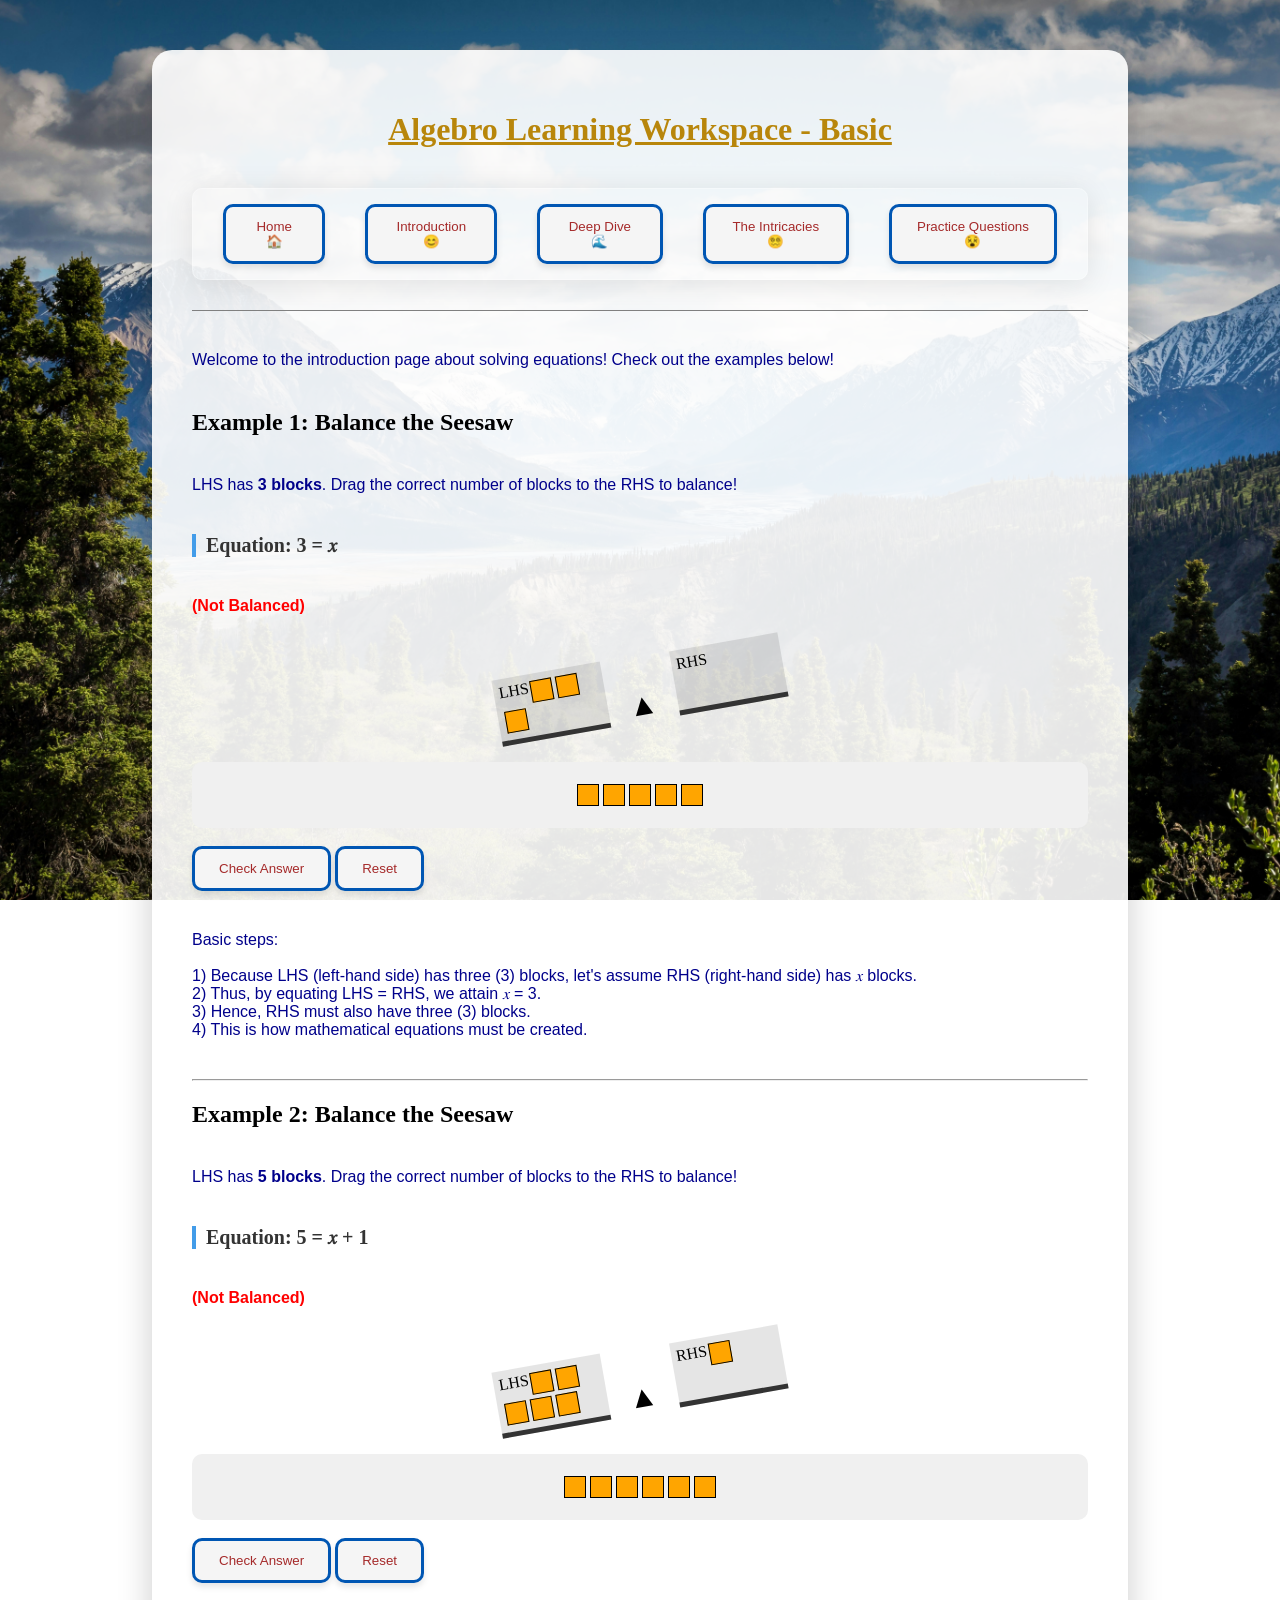
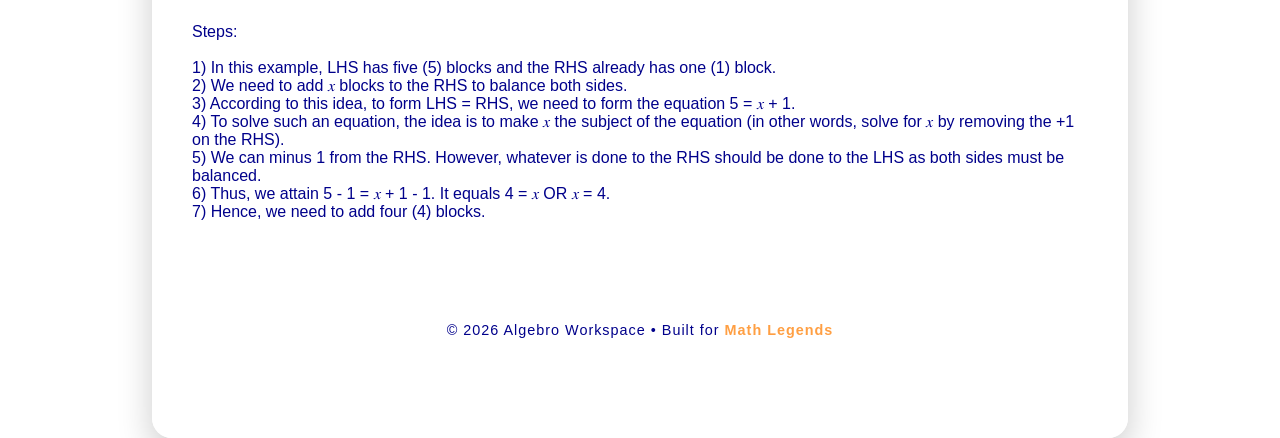
<file: basic.html>
<!DOCTYPE html>

<html>
    <head>
        <title>Algebra Learning Workspace</title>
        <link rel="stylesheet" href="styles.css">
    </head>

    <body>

        <!--My overall rectangle where everything goes-->
        <div class="glass-card">
            <h1>Algebro Learning Workspace - Basic</h1>
            <div class="nav-bar">
                <button class="nav-btn" onclick="showLevel('home')">Home 🏠</button>
                <button class="nav-btn" onclick="showLevel('basic')">Introduction 😊</button>
                <button class="nav-btn" onclick="showLevel('moderate')">Deep Dive 🌊</button>
                <button class="nav-btn" onclick="showLevel('intricate')">The Intricacies 😵‍💫</button>
                <button class="nav-btn active" onclick="showLevel('practice')">Practice Questions 😵</button>
            </div>

            <hr style="border: 0; height: 1px; background: grey; margin: 30px 0;">

            <p>Welcome to the introduction page about solving equations! Check out the examples below!</p>
            
            <!--QUESTION 1 CODE-->
            <div class="app-container"> <!--START-->
                <h2>Example 1: Balance the Seesaw</h2>
                <p>LHS has <b>3 blocks</b>. Drag the correct number of blocks to the RHS to balance!</p>

                <div class="equation-container1">
                    <h3 id="equation1">Equation: 3 = <span id="x-value1">𝑥</span></h3>
                    <p id="status1" style="color: red; font-weight: bold;">(Not Balanced)</p>
                </div>

                <div class="seesaw-area">
                    <div class="side">
                        <span>LHS</span>
                        <div class="block"></div><div class="block"></div><div class="block"></div>
                    </div>
            
                    <div class="pivot">▲</div>
            
                    <div class="side" id="rhs" ondragover="event.preventDefault()" ondrop="dropBlock(event)">
                        <span>RHS</span>
                    </div>
                </div>
            
                <div class="blocks">
                    <div class="block" draggable="true" ondragstart="dragBlock(event)" id="b1"></div>
                    <div class="block" draggable="true" ondragstart="dragBlock(event)" id="b2"></div>
                    <div class="block" draggable="true" ondragstart="dragBlock(event)" id="b3"></div>
                    <div class="block" draggable="true" ondragstart="dragBlock(event)" id="b4"></div>
                    <div class="block" draggable="true" ondragstart="dragBlock(event)" id="b5"></div>
                </div>
                <br>
            
                <button class="btn-submit" onclick="checkAnswer()">Check Answer</button>
                <button class="btn-submit" onclick="resetBlocks()">Reset</button>
            </div> <!--END-->

            <p>Basic steps:<br>
                <br>1) Because LHS (left-hand side) has three (3) blocks, let's assume RHS (right-hand side) has 𝑥 blocks.
                <br>2) Thus, by equating LHS = RHS, we attain 𝑥 = 3. 
                <br>3) Hence, RHS must also have three (3) blocks.
                <br>4) This is how mathematical equations must be created.
            </p>
            <hr>

            <!--QUESTION 2 CODE-->
            <div class="app-container"> <!--START-->
                <h2>Example 2: Balance the Seesaw</h2>
                <p>LHS has <b>5 blocks</b>. Drag the correct number of blocks to the RHS to balance!</p>

                <div class="equation-container">
                    <h3 id="equation2">Equation: 5 = <span id="x-value2">𝑥</span> + 1</h3>
                    <p id="status2" style="color: red; font-weight: bold;">(Not Balanced)</p>
                </div>
            
                <div class="seesaw-area">
                    <div class="side">
                        <span>LHS</span>
                        <div class="block"></div><div class="block"></div><div class="block"></div><div class="block"></div><div class="block"></div>
                    </div>
            
                    <div class="pivot">▲</div>
            
                    <div class="side" id="rhs2" ondragover="event.preventDefault()" ondrop="dropBlock2(event)">
                        <span>RHS</span>
                        <div class="block permanent" draggable="true" ondragstart="dragBlock(event)" id="ab-fixed"></div>
                    </div>
                </div>

                <!--Draggable blocks-->
                <div class="blocks">
                    <div class="block" draggable="true" ondragstart="dragBlock(event)" id="ab1"></div>
                    <div class="block" draggable="true" ondragstart="dragBlock(event)" id="ab2"></div>
                    <div class="block" draggable="true" ondragstart="dragBlock(event)" id="ab3"></div>
                    <div class="block" draggable="true" ondragstart="dragBlock(event)" id="ab4"></div>
                    <div class="block" draggable="true" ondragstart="dragBlock(event)" id="ab5"></div>
                    <div class="block" draggable="true" ondragstart="dragBlock(event)" id="ab6"></div>
                </div>
                <br>
            
                <button class="btn-submit" onclick="checkAnswer2()">Check Answer</button>
                <button class="btn-submit" onclick="resetBlocks2()">Reset</button>

            </div> <!--END-->

            <!--Basic STEPS to teach how the equation is formed-->
            <p>Steps:<br>
                <br>1) In this example, LHS has five (5) blocks and the RHS already has one (1) block.
                <br>2) We need to add 𝑥 blocks to the RHS to balance both sides.
                <br>3) According to this idea, to form LHS = RHS, we need to form the equation 5 = 𝑥 + 1.
                <br>4) To solve such an equation, the idea is to make 𝑥 the subject of the equation (in other words, solve for 𝑥 by removing the +1 on the RHS).
                <br>5) We can minus 1 from the RHS. However, whatever is done to the RHS should be done to the LHS as both sides must be balanced.
                <br>6) Thus, we attain 5 - 1 = 𝑥 + 1 - 1. It equals 4 = 𝑥 OR 𝑥 = 4.
                <br>7) Hence, we need to add four (4) blocks.
            </p>
            <footer>
                <p>© 2026 Algebro Workspace • Built for <b>Math Legends</b></p>
            </footer>
        </div>

        <!--Linking the JavaScript file to the HTML file-->
        <script src="math.js"></script>
    </body>
</html>
</file>
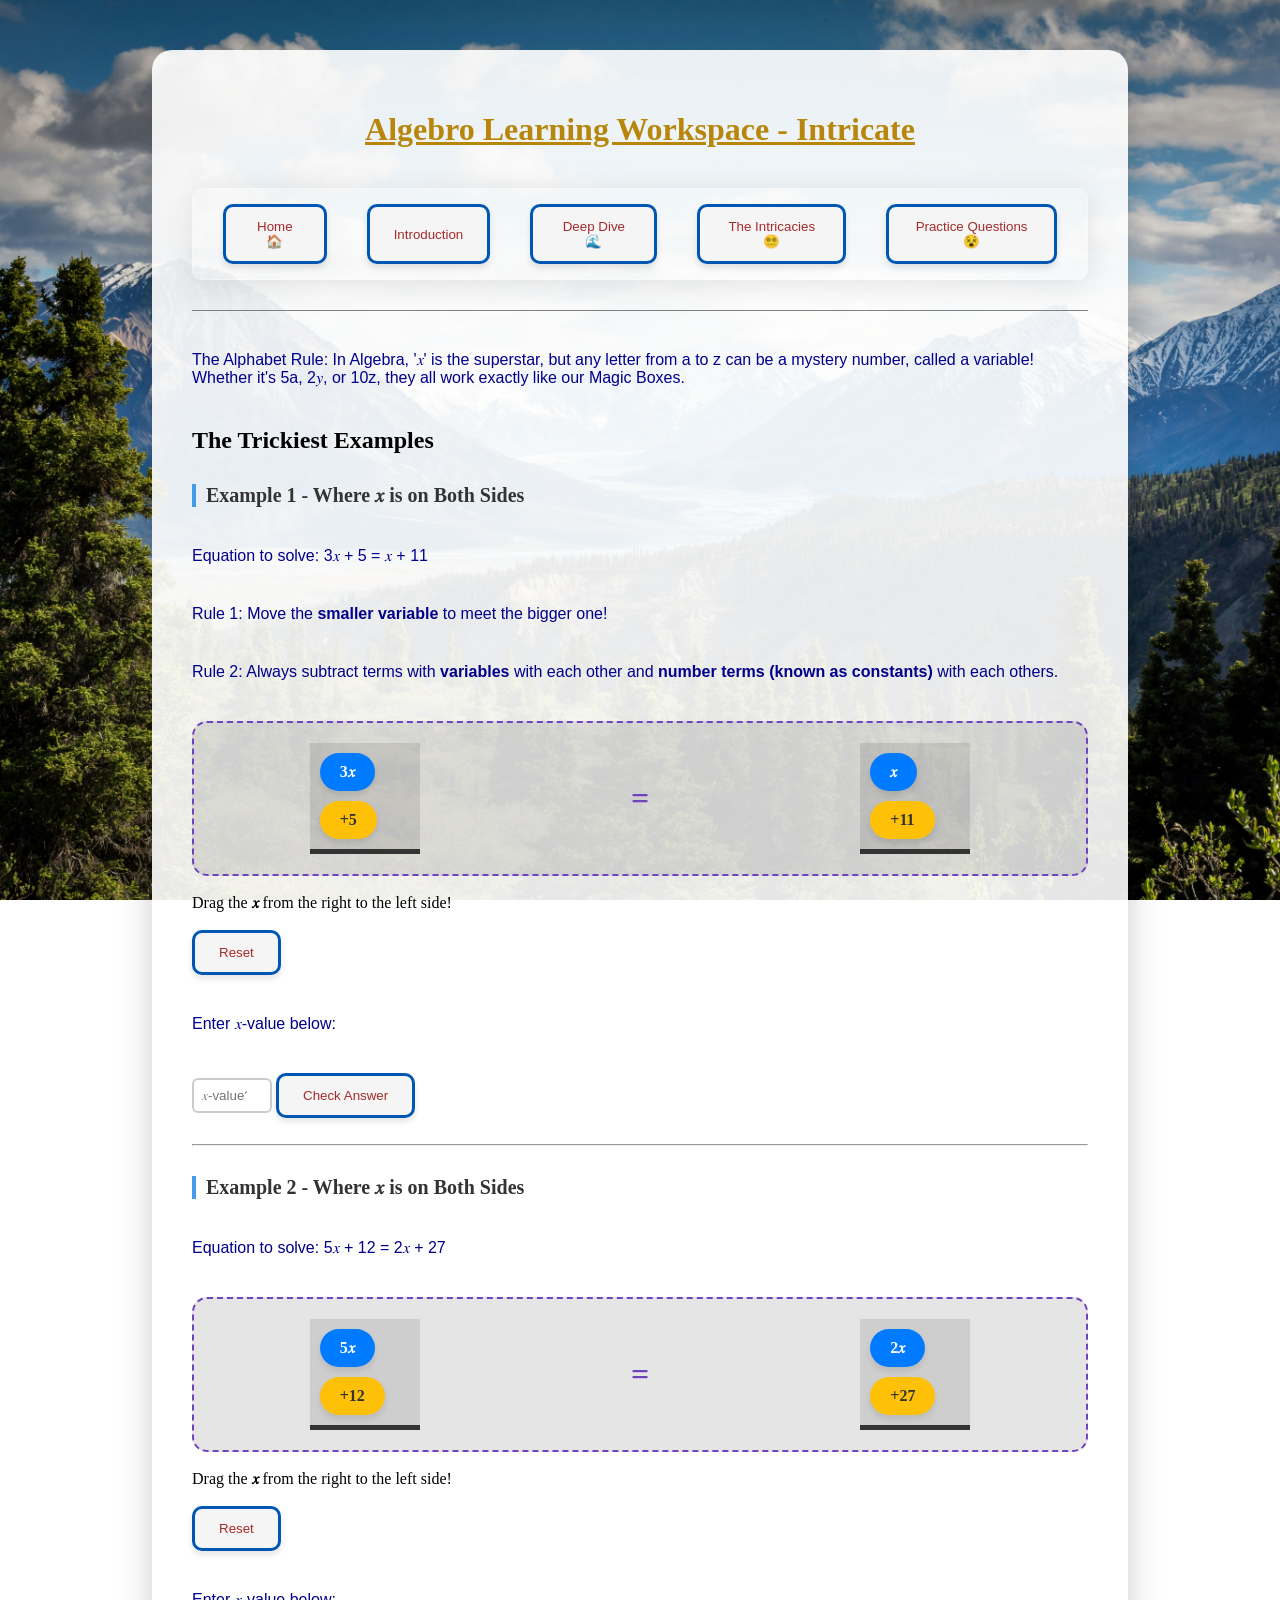
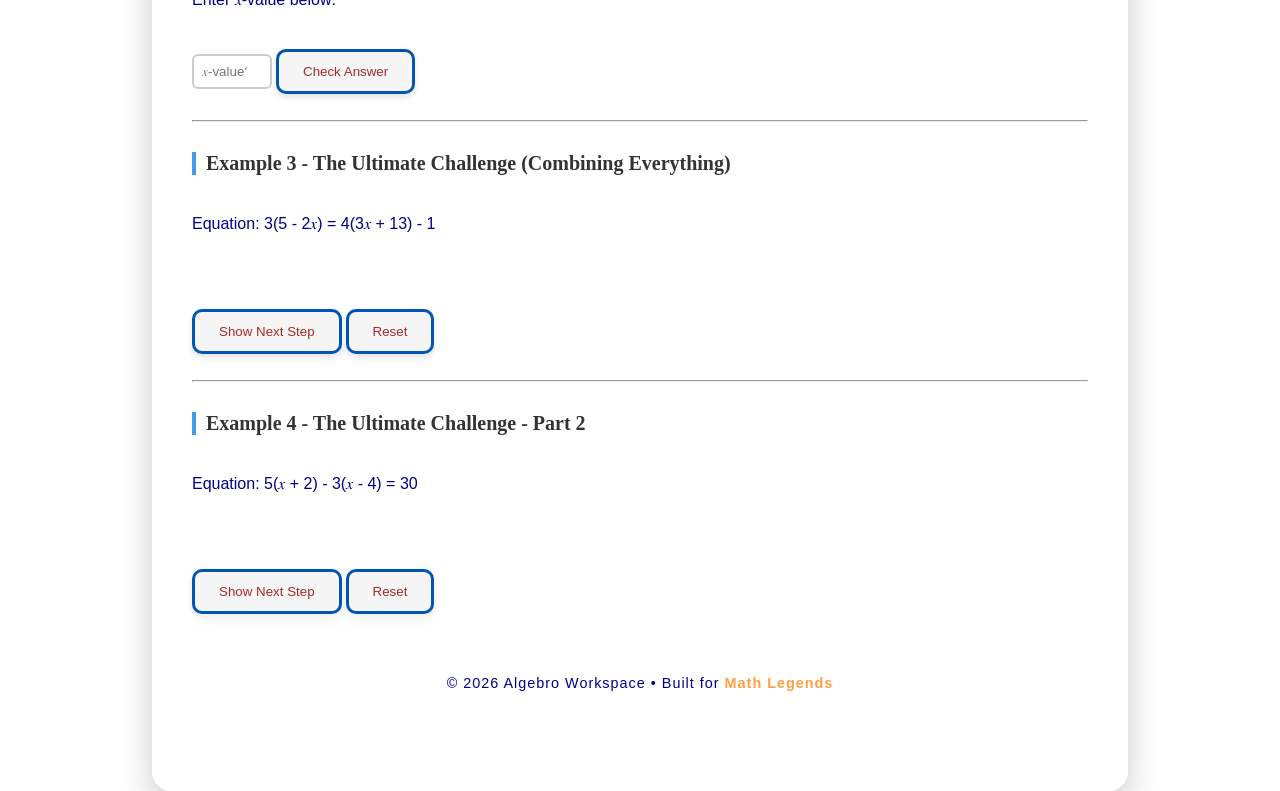
<file: intricate.html>
<!DOCTYPE html>
<html>
    <head>
        <title>Algebra Learning Workspace</title>
        <link rel="stylesheet" href="styles.css">
    </head>

    <body>
        <div class="glass-card">
            <h1>Algebro Learning Workspace - Intricate</h1>
            <div class="nav-bar">
                <button class="nav-btn" onclick="showLevel('home')">Home 🏠</button>
                <button class="nav-btn" onclick="showLevel('basics')">Introduction</button>
                <button class="nav-btn" onclick="showLevel('moderate')">Deep Dive 🌊</button>
                <button class="nav-btn" onclick="showLevel('intricate')">The Intricacies 😵‍💫</button>
                <button class="nav-btn active" onclick="showLevel('practice')">Practice Questions 😵</button>
            </div>
            <!--Styled line for break-->
            <hr style="border: 0; height: 1px; background: grey; margin: 30px 0;">

            <p>The Alphabet Rule: In Algebra, '𝑥' is the superstar, but any letter from a to z can be a mystery number, called a variable! Whether it's 5a, 2𝑦, or 10z, they all work exactly like our Magic Boxes.</p>
            
            <!--CODE for EXAMPLE 1-->
            <h2>The Trickiest Examples</h2>
            <h3>Example 1 - Where 𝑥 is on Both Sides</h3>
            <p>Equation to solve: 3𝑥 + 5 = 𝑥 + 11</p>
            <p>Rule 1: Move the <b>smaller variable</b> to meet the bigger one!</p>
            <p>Rule 2: Always subtract terms with <b>variables</b> with each other and <b>number terms (known as constants)</b> with each others.</p>
        
            <div class="rect"> 
                <div class="side" id="lhs-portal" ondragover="event.preventDefault()" ondrop="mergeTerms(event)">
                    <div class="term-capsule variable" id="big-x">3𝑥</div>
                    <div class="term-capsule constant" draggable="true" ondragstart="drag(event)" id="const-left">+5</div>
                </div>
            
                <div class="equals-portal">=</div>
            
                <div class="side" id="rhs-portal" ondragover="event.preventDefault()" ondrop="moveNumber(event)">
                    <div class="term-capsule variable smaller" draggable="true" ondragstart="drag(event)" id="small-x">𝑥</div>
                    <div class="term-capsule constant" id="const-right">+11</div>
                </div>
            </div> <br>
            <div id="instruction-text">Drag the <b>𝑥</b> from the right to the left side!</div>
            <br>
            <button onclick="location.reload()">Reset</button>
        
            <div class="answer-box"> <p>Enter 𝑥-value below:</p>
                <input type="number" id="x-guess" placeholder="𝑥-value?">
                <button onclick="checkxValue()">Check Answer</button>
            </div> 
            <br><hr> 

            <!--CODE for EXAMPLE 2-->
            <h3>Example 2 - Where 𝑥 is on Both Sides</h3>
            <p>Equation to solve: 5𝑥 + 12 = 2𝑥 + 27</p>
                    
            <div class="rect"> 
                <div class="side" id="lhs-portal2" ondragover="event.preventDefault()" ondrop="mergeTerms2(event)">
                    <div class="term-capsule variable" id="big-x2">5𝑥</div>
                    <div class="term-capsule constant" draggable="true" ondragstart="drag(event)" id="const-left2">+12</div>
                </div>
            
                <div class="equals-portal">=</div>
            
                <div class="side" id="rhs-portal2" ondragover="event.preventDefault()" ondrop="moveNumber2(event)">
                    <div class="term-capsule variable smaller" draggable="true" ondragstart="drag(event)" id="small-x2">2𝑥</div>
                    <div class="term-capsule constant" id="const-right2">+27</div>
                </div>
            </div> <br>
            <div id="instruction-text2">Drag the <b>𝑥</b> from the right to the left side!</div>
            <br>
            <button onclick="location.reload()">Reset</button>
        
            <div class="answer-box"> <p>Enter 𝑥-value below:</p>
                <input type="number" id="x-guess2" placeholder="𝑥-value?">
                <button onclick="checkxValue2()">Check Answer</button>
            </div> 
            <br><hr> 

            <!--CODE for EXAMPLE 3-->
            <h3>Example 3 - The Ultimate Challenge (Combining Everything)</h3>
            <p>Equation: <span class="math-text">3(5 - 2𝑥) = 4(3𝑥 + 13) - 1</span></p>

            <div id="step1" style="display:none;">
                <p><b>Step 1: Expand the Brackets (How to Expand)</b><br><br>
                1. Multiply the outside number by everything inside<br>
                2. The 3 on LHS gets multiplied by 5 and -2𝑥
                <br>3. Same with RHS: 4 gets multiplied by 3𝑥 and 13
                <br><br>
                <b>Equation:</b> 15 - 6𝑥 = 12𝑥 + 52 - 1</p>
            </div>
        
            <div id="step2" style="display:none;">
                <p><b>Step 2: Clean Up</b><br><br>
                Simplify that 52 - 1 on the right:<br><br>
                <b>Equation:</b> 15 - 6𝑥 = 12𝑥 + 51</p>
            </div>
        
            <div id="step3" style="display:none;">
                <p><b>Step 3: Move the 𝑥 terms</b><br><br>
                Add 6𝑥 to both sides to get rid of the negative:<br><br>
                <b>Equation:</b> 15 = 18𝑥 + 51</p>
            </div>
        
            <div id="step4" style="display:none;">
                <p><b>Step 4: Solve for 𝑥</b><br><br>
                Subtract 51 from both sides:<br><br>
                <b>Equation:</b> -36 = 18𝑥<br></p>

                <div class="answer-box"> 
                    <p>Enter 𝑥-value below:</p>
                    <input type="number" id="x-guess4" placeholder="𝑥-value">
                    <button onclick="checkxValue4()">Check Answer</button>
                </div>
            </div>
                
            
            <br><br>
            <button onclick="revealNextStep()">Show Next Step</button>
            <button onclick="location.reload()">Reset</button>

            <br><br><hr>

            <!--CODE for EXAMPLE 4-->
            <h3>Example 4 - The Ultimate Challenge - Part 2</h3>
            <p>Equation: <span class="math-text">5(𝑥 + 2) - 3(𝑥 - 4) = 30</span></p>

            <div id="step1-a" style="display:none;">
                <p><b>Step 1: Expand the Brackets (How to Expand)</b><br><br>
                1. Multiply the outside number by everything inside<br>
                2. The 5 on LHS gets multiplied by 2 and 𝑥
                <br>3. Same with -3: It gets multiplied by 𝑥 and -4
                <br> Remember to be carefulo about the negative sign before the 3
                <br><br>
                <b>Equation:</b> 5𝑥 + 10 - 3𝑥 + 12 = 30</p>
            </div>
        
            <div id="step2-a" style="display:none;">
                <p><b>Step 2: Clean Up</b><br><br>
                Simplify that 5𝑥 - 3𝑥 and 10 + 12 on the left:<br><br>
                <b>Equation:</b> 2𝑥 + 22 = 30</p>
            </div>
        
            <div id="step3-a" style="display:none;">
                <p><b>Step 3: Move the constant term</b><br><br>
                Move 22 to the RHS so it turns into -22<br><br>
                <b>Equation:</b> 2𝑥 = 30 - 22</p>
            </div>
        
            <div id="step4-a" style="display:none;">
                <p><b>Step 4: implify</b><br><br>
                Collect like terms<br><br>
                <b>Equation:</b> 2𝑥 = 8<br></p>
            </div>

            <div id="step5-a" style="display:none;">
                <p><b>Step 5: Solve for 𝑥 </b><br><br>
                Divide through by 2 (to both sides)<br><br>
                <b>Equation:</b> 2𝑥 = 8<br></p>

                <div class="answer-box"> 
                    <p>Enter 𝑥-value below:</p>
                    <input type="number" id="x-guess5" placeholder="𝑥-value">
                    <button onclick="checkxValue5()">Check Answer</button>
                </div>
            </div>
                
            
            <br><br>
            <button onclick="revealNextStepA()">Show Next Step</button>
            <button onclick="location.reload()">Reset</button>

            <footer>
                <p>© 2026 Algebro Workspace • Built for <b>Math Legends</b></p>
            </footer>
        <!--Linking the JavaScript file to the HTML file-->
        </div> <script src="math.js"></script>
    </body>
</html>
</file>
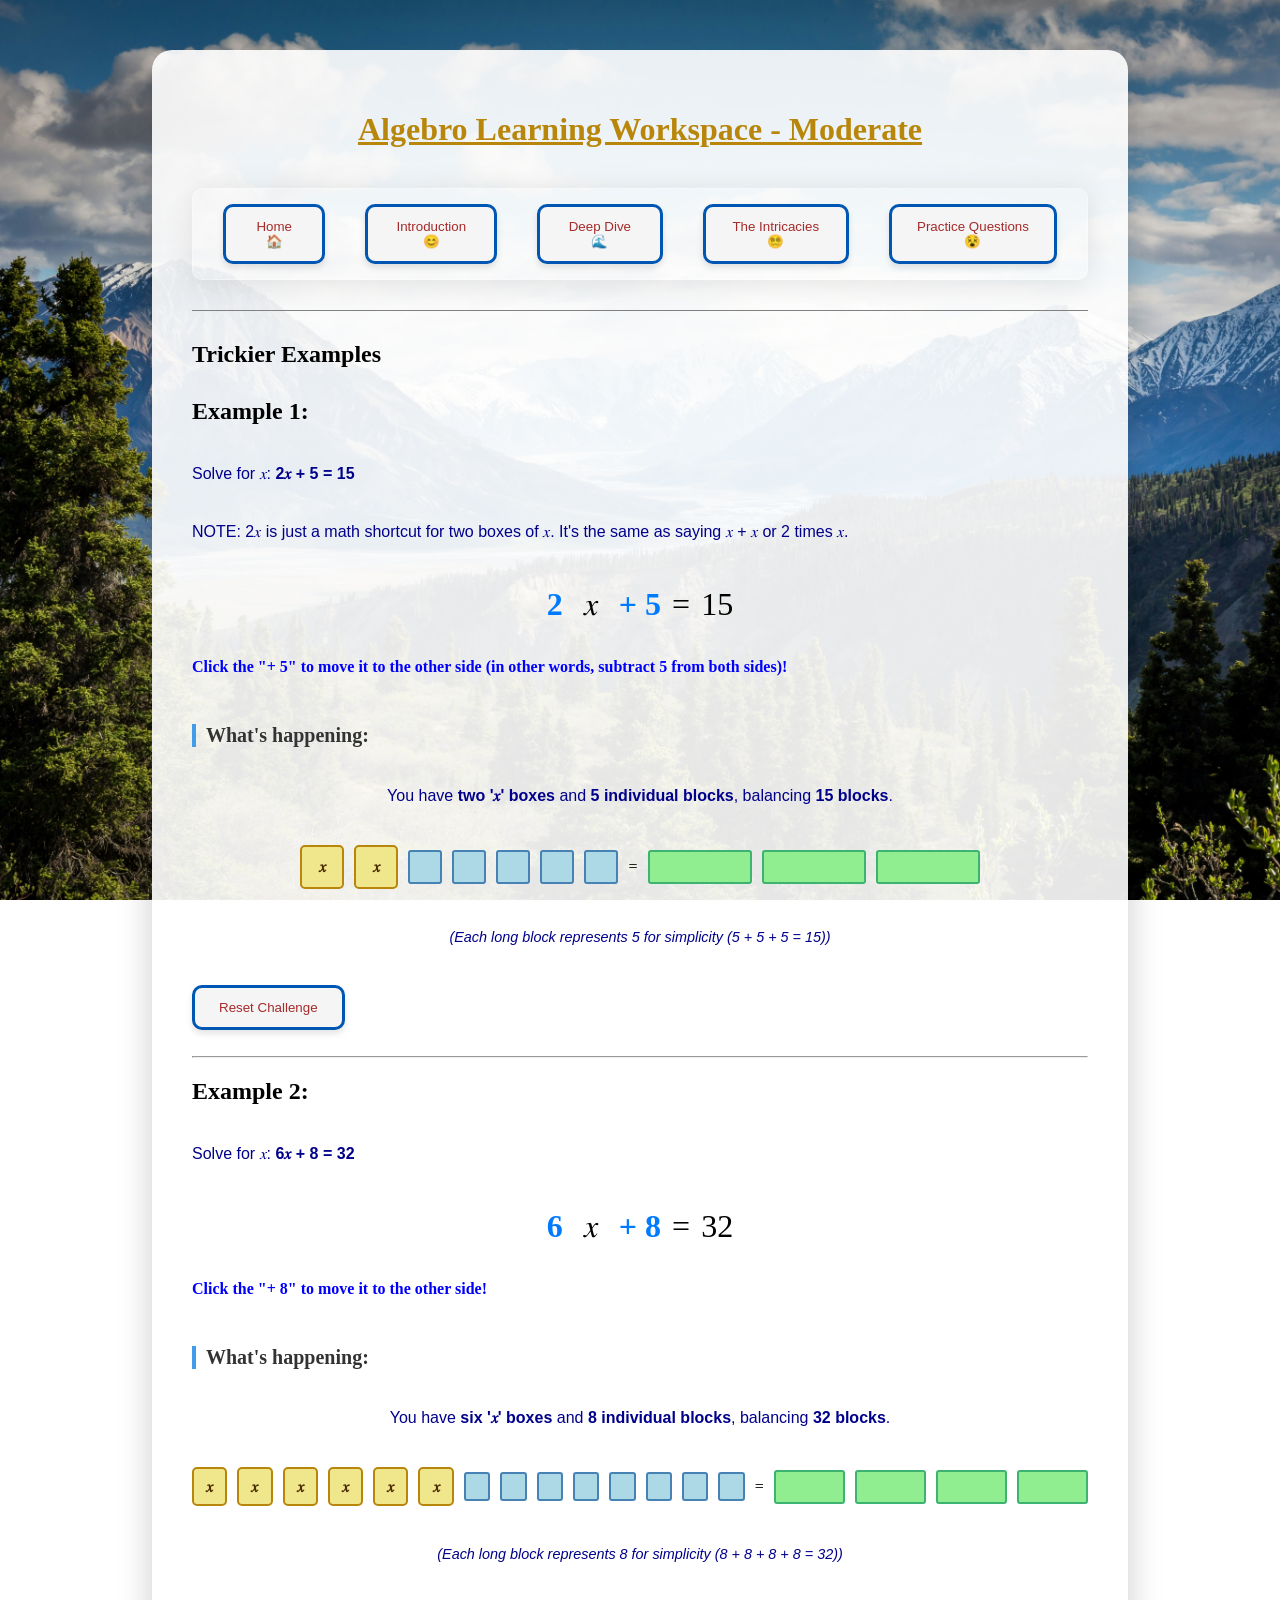
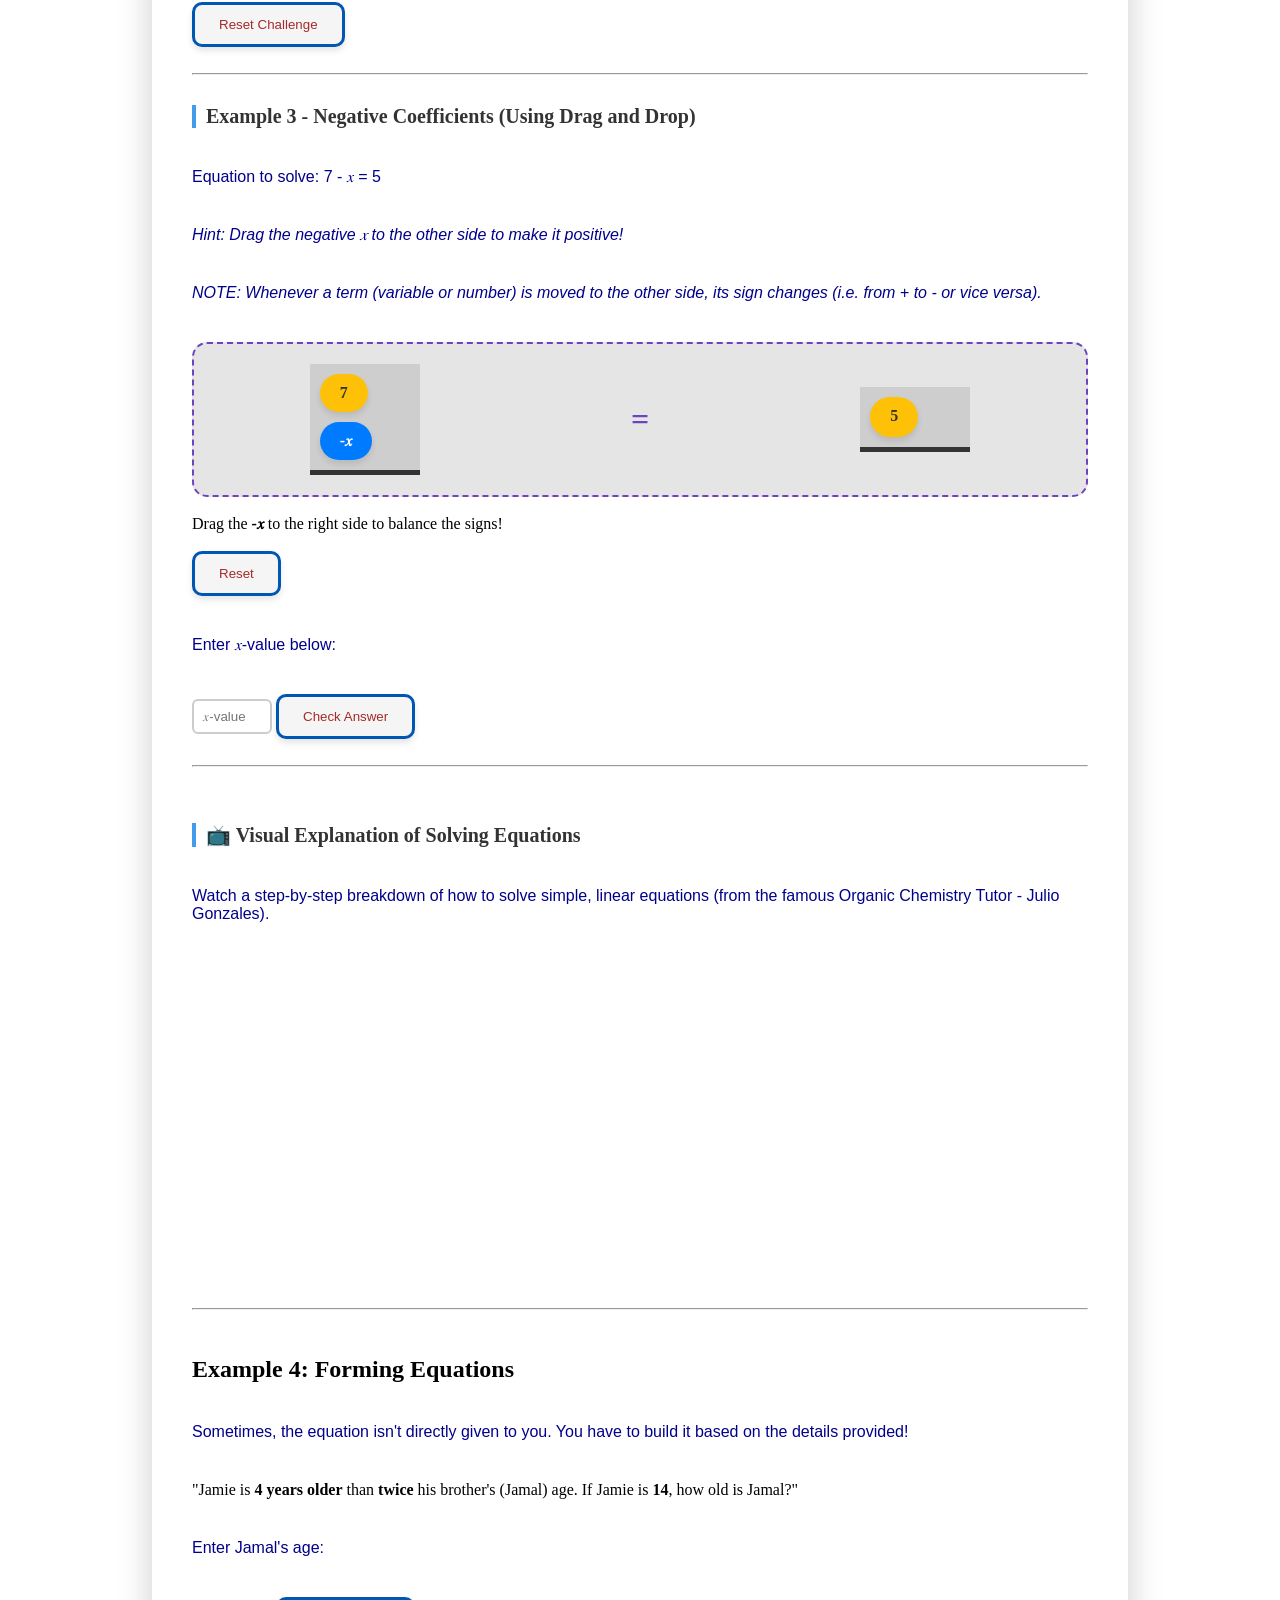
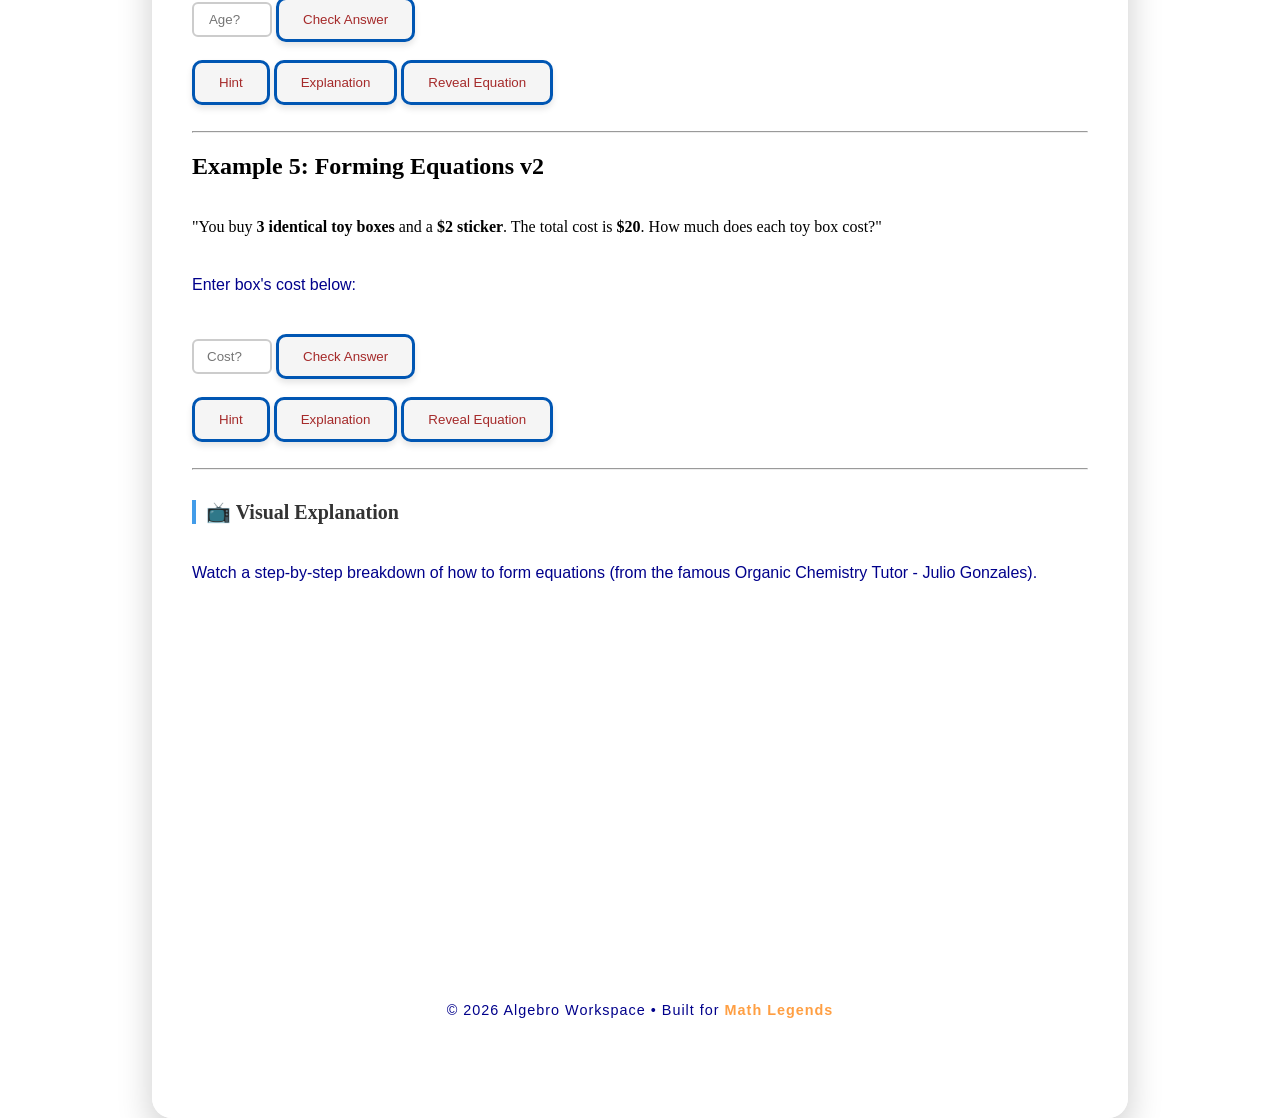
<file: moderate.html>
<!DOCTYPE html>

<html>
    <head>
        <title>Algebra Learning Workspace</title>
        <link rel="stylesheet" href="styles.css">
    </head>

    <body>
        <!--Main glass card where everything resides-->
        <div class="glass-card">
            <h1>Algebro Learning Workspace - Moderate</h1>
            <div class="nav-bar">
                <button class="nav-btn" onclick="showLevel('home')">Home 🏠</button>
                <button class="nav-btn" onclick="showLevel('basics')">Introduction 😊</button>
                <button class="nav-btn" onclick="showLevel('moderate')">Deep Dive 🌊</button>
                <button class="nav-btn" onclick="showLevel('intricate')">The Intricacies 😵‍💫</button>
                <button class="nav-btn active" onclick="showLevel('practice')">Practice Questions 😵</button>
            </div>
            <!--Styled hr tag where a line is drawn across the page-->
            <hr style="border: 0; height: 1px; background: grey; margin: 30px 0;">

            <!--CODE for QUESTION 1 EXAMPLE-->
            <h2>Trickier Examples</h2>
            <h3><h2>Example 1:</h2></h3>
            <p>Solve for 𝑥: <b>2𝑥 + 5 = 15</b></p>
            <p>NOTE: 2𝑥 is just a math shortcut for two boxes of 𝑥. It's the same as saying 𝑥 + 𝑥 or 2 times 𝑥.</p>
            
            <div class="equation-line">
                <span id="coefficient" onclick="divide()">2</span><span id="variable">𝑥</span> 
                <span id="extra" onclick="subtract()">+ 5</span> 
                = 
                <span id="total">15</span>
            </div>
        
            <div id="feedback" style="margin-top: 20px; font-weight: bold; color: blue;">
                Click the "+ 5" to move it to the other side (in other words, subtract 5 from both sides)!
            </div>

            <br>

            <h3>What's happening:</h3>
        
            <div id="visual-step-1" class="visual-explanation">
                <p>You have <b>two '𝑥' boxes</b> and <b>5 individual blocks</b>, balancing <b>15 blocks</b>.</p>
                <div class="visual-line">
                    <div class="visual-box">𝑥</div><div class="visual-box">𝑥</div> 
                    <div class="visual-block"></div><div class="visual-block"></div><div class="visual-block"></div><div class="visual-block"></div><div class="visual-block"></div>
                    =
                    <div class="visual-block long"></div><div class="visual-block long"></div><div class="visual-block long"></div> </div>
                <p style="font-style: italic; font-size: 0.9em;">(Each long block represents 5 for simplicity (5 + 5 + 5 = 15))</p>
            </div>

            <div id="visual-step-2" class="visual-explanation" style="display: none;">
                <p>You remove <b>5 blocks</b> from both sides, leaving <b>two '𝑥' boxes</b> balancing <b>10 blocks</b>.</p>
                <div class="visual-line">
                    <div class="visual-box">𝑥</div><div class="visual-box">𝑥</div> 
                    =
                    <div class="visual-block long"></div><div class="visual-block long"></div> </div>
                <p style="font-style: italic; font-size: 0.9em;">(Each long block still represents 5)</p>
            </div>

            <div id="visual-final" class="visual-explanation" style="display: none;">
                <p>You split the <b>10 blocks</b> into <b>two equal groups</b> for each '𝑥' box, so each '𝑥' is <b>5 blocks</b>.</p>
                <div class="visual-line">
                    <div class="visual-box-final">𝑥 = 5</div>
                    <div class="visual-box-final">𝑥 = 5</div>
                </div>
            </div>
            <button onclick="location.reload()">Reset Challenge</button>
            <br><br>
            <hr>

            <!--CODE for QUESTION 2 EXAMPLE-->
            <h2>Example 2:</h2>
            <p>Solve for 𝑥: <b>6𝑥 + 8 = 32</b></p>
            
            <div class="equation-line">
                <span id="coefficient2" onclick="divide2()">6</span><span id="variable2">𝑥</span> 
                <span id="extra2" onclick="subtract2()">+ 8</span> 
                = 
                <span id="total2">32</span>
            </div>
        
            <div id="feedback2" style="margin-top: 20px; font-weight: bold; color: blue;">
                Click the "+ 8" to move it to the other side!
            </div>

            <br>
            <!--Visual explanation of steps above-->
            <h3>What's happening:</h3>
        
            <div id="visual-step-1-2" class="visual-explanation">
                <p>You have <b>six '𝑥' boxes</b> and <b>8 individual blocks</b>, balancing <b>32 blocks</b>.</p>
                <div class="visual-line">
                    <div class="visual-box2">𝑥</div><div class="visual-box2">𝑥</div><div class="visual-box2">𝑥</div><div class="visual-box2">𝑥</div><div class="visual-box2">𝑥</div><div class="visual-box2">𝑥</div>
                    <div class="visual-block2"></div><div class="visual-block2"></div><div class="visual-block2"></div><div class="visual-block2"></div><div class="visual-block2"></div><div class="visual-block2"></div><div class="visual-block2"></div><div class="visual-block2"></div>
                    =
                    <div class="visual-block long2"></div><div class="visual-block long2"></div><div class="visual-block long2"></div><div class="visual-block long2"></div></div>
                <p style="font-style: italic; font-size: 0.9em;">(Each long block represents 8 for simplicity (8 + 8 + 8 + 8 = 32))</p>
            </div>

            <div id="visual-step-2-2" class="visual-explanation" style="display: none;">
                <p>You remove <b>8 blocks</b> from both sides, leaving <b>six '𝑥' boxes</b> balancing <b>24 blocks</b>.</p>
                <div class="visual-line">
                    <div class="visual-box">𝑥</div><div class="visual-box">𝑥</div><div class="visual-box">𝑥</div><div class="visual-box">𝑥</div><div class="visual-box">𝑥</div><div class="visual-box">𝑥</div>
                    =
                    <div class="visual-block long2"></div><div class="visual-block long2"></div><div class="visual-block long2"></div><div class="visual-block long2"></div> </div>
                <p style="font-style: italic; font-size: 0.9em;">(Each long block now represents 6)</p>
            </div>

            <div id="visual-final2" class="visual-explanation" style="display: none;">
                <p>You split the <b>24 blocks</b> into <b>six equal groups</b> for each '𝑥' box, so each '𝑥' is <b>4 blocks</b>.</p>
                <div class="visual-line">
                    <div class="visual-box-final">𝑥 = 4</div>
                    <div class="visual-box-final">𝑥 = 4</div>
                    <div class="visual-box-final">𝑥 = 4</div>
                    <div class="visual-box-final">𝑥 = 4</div>
                    <div class="visual-box-final">𝑥 = 4</div>
                    <div class="visual-box-final">𝑥 = 4</div>
                </div>
            </div>
            <button onclick="location.reload()">Reset Challenge</button>

            <br>
            <br>
            <hr>

            <!--CODE for EXAMPLE 3-->
            <h3>Example 3 - Negative Coefficients (Using Drag and Drop)</h3>
            <p>Equation to solve: 7 - 𝑥 = 5</p>
            <p><i>Hint: Drag the negative 𝑥 to the other side to make it positive!</i></p>
            <p><i>NOTE: Whenever a term (variable or number) is moved to the other side, its sign changes (i.e. from + to - or vice versa).</i></p>

            <div class="rect">
                <div class="side" id="lhs-portal3">
                    <div class="term-capsule constant">7</div>
                    <div class="term-capsule variable" draggable="true" ondragstart="drag(event)" id="neg-x">-𝑥</div>
                </div>

                <div class="equals-portal">=</div>

                <div class="side" id="rhs-portal3" ondragover="event.preventDefault()" ondrop="moveNegativeX(event)">
                    <div class="term-capsule constant" id="const-right3">5</div>
                </div>
            </div>

            <br>
            <div id="instruction-text3">Drag the <b>-𝑥</b> to the right side to balance the signs!</div>
            <br>
            <button onclick="location.reload()">Reset</button>

            <div class="answer-box"> 
                <p>Enter 𝑥-value below:</p>
                <input type="number" id="x-guess3" placeholder="𝑥-value">
                <button onclick="checkxValue3()">Check Answer</button>
            </div>

            <br><hr><br>
            <!--A YouTube video on formation of equations for people who are confused by my visuals-->
                <h3>📺 Visual Explanation of Solving Equations</h3>
                <p>Watch a step-by-step breakdown of how to solve simple, linear equations (from the famous Organic Chemistry Tutor - Julio Gonzales).</p>
                    <iframe width="560" height="315" 
                            src="https://www.youtube.com/embed/7DPWeBszNSM" 
                            title="YouTube video player" frameborder="0" 
                            allow="accelerometer; autoplay; clipboard-write; encrypted-media; gyroscope; picture-in-picture" 
                            allowfullscreen>
                    </iframe>

            <br><br><hr><br>

            <!--CODE for QUESTION 4-->
            <h2>Example 4: Forming Equations</h2>
            <p>Sometimes, the equation isn't directly given to you. You have to build it based on the details provided!</p>
            
            <div class="word-problem">
                "Jamie is <b>4 years older</b> than <b>twice</b> his brother's (Jamal) age. 
                If Jamie is <b>14</b>, how old is Jamal?"
            </div>

            <div class="answer-box">
                <p>Enter Jamal's age:</p>
                <input type="number" id="jamal-guess" placeholder="Age?">
                <button onclick="checkJamalAge()">Check Answer</button>
            </div>

            <br>

            <button onclick="revealStep('hint1')">Hint</button>
            <p id="hint1" style="display:none;">1. Let <b>𝑥</b> be Jamal's age.</p>

            <button onclick="revealStep('hint3')">Explanation</button>
            <p id="hint3" style="display:none;">1. You start off by identifying that Jamie is double Jamal's age (2𝑥)
                <br><br>2. He is also 4 years older than double the age (Thus 2𝑥 + 4, and equate it to Jamal's age (14))
            </p>

            <button onclick="revealStep('hint2')">Reveal Equation</button>
            <p id="hint2" style="display:none; font-size: 1.5em;">2𝑥 + 4 =14</p>

            <br><br>
            <hr>

            <!--CODE for QUESTION 5-->
            <h2>Example 5: Forming Equations v2</h2>
            <br>
            <div class="word-problem">
                "You buy <b>3 identical toy boxes</b> and a <b>$2 sticker</b>. The total cost is <b>$20</b>.
                How much does each toy box cost?"
            </div>

            <div class="answer-box">
                <p>Enter box's cost below:</p>
                <input type="number" id="box-guess" placeholder="Cost?">
                <button onclick="checkBoxCost()">Check Answer</button>
            </div>

            <br>

            <button onclick="revealStep2('hint4')">Hint</button>
            <p id="hint4" style="display:none;">1. Let <b>𝑥</b> be cost of each toy box.</p>

            <button onclick="revealStep('hint6')">Explanation</button>
            <p id="hint6" style="display:none;">1. You start off by identifying that three toy boxes were brought with cost $𝑥 (thus total cost is 3𝑥).
                <br><br>2. A $2  sticker was also brought, so you add that too (3𝑥 + 2) and equate it to total cost ($20).
            </p>

            <button onclick="revealStep2('hint5')">Reveal Equation</button>
            <p id="hint5" style="display:none; font-size: 1.5em;">3𝑥 + 2 = 20</p>
            
            <br><br><hr>
            <!--A video on formation of equations for people who are confised by my visuals-->
            <h3>📺 Visual Explanation</h3>
                <p>Watch a step-by-step breakdown of how to form equations (from the famous Organic Chemistry Tutor - Julio Gonzales).</p>
                    <iframe width="560" height="315" 
                            src="https://www.youtube.com/embed/QEnFIgN8UBw" 
                            title="YouTube video player" frameborder="0" 
                            allow="accelerometer; autoplay; clipboard-write; encrypted-media; gyroscope; picture-in-picture" 
                            allowfullscreen>
                    </iframe>

                    <footer>
                        <p>© 2026 Algebro Workspace • Built for <b>Math Legends</b></p>
                    </footer>
        </div>

        <!--Linking the JavaScript file to the HTML file-->
        <script src="math.js"></script>
    </body>
</html>
</file>
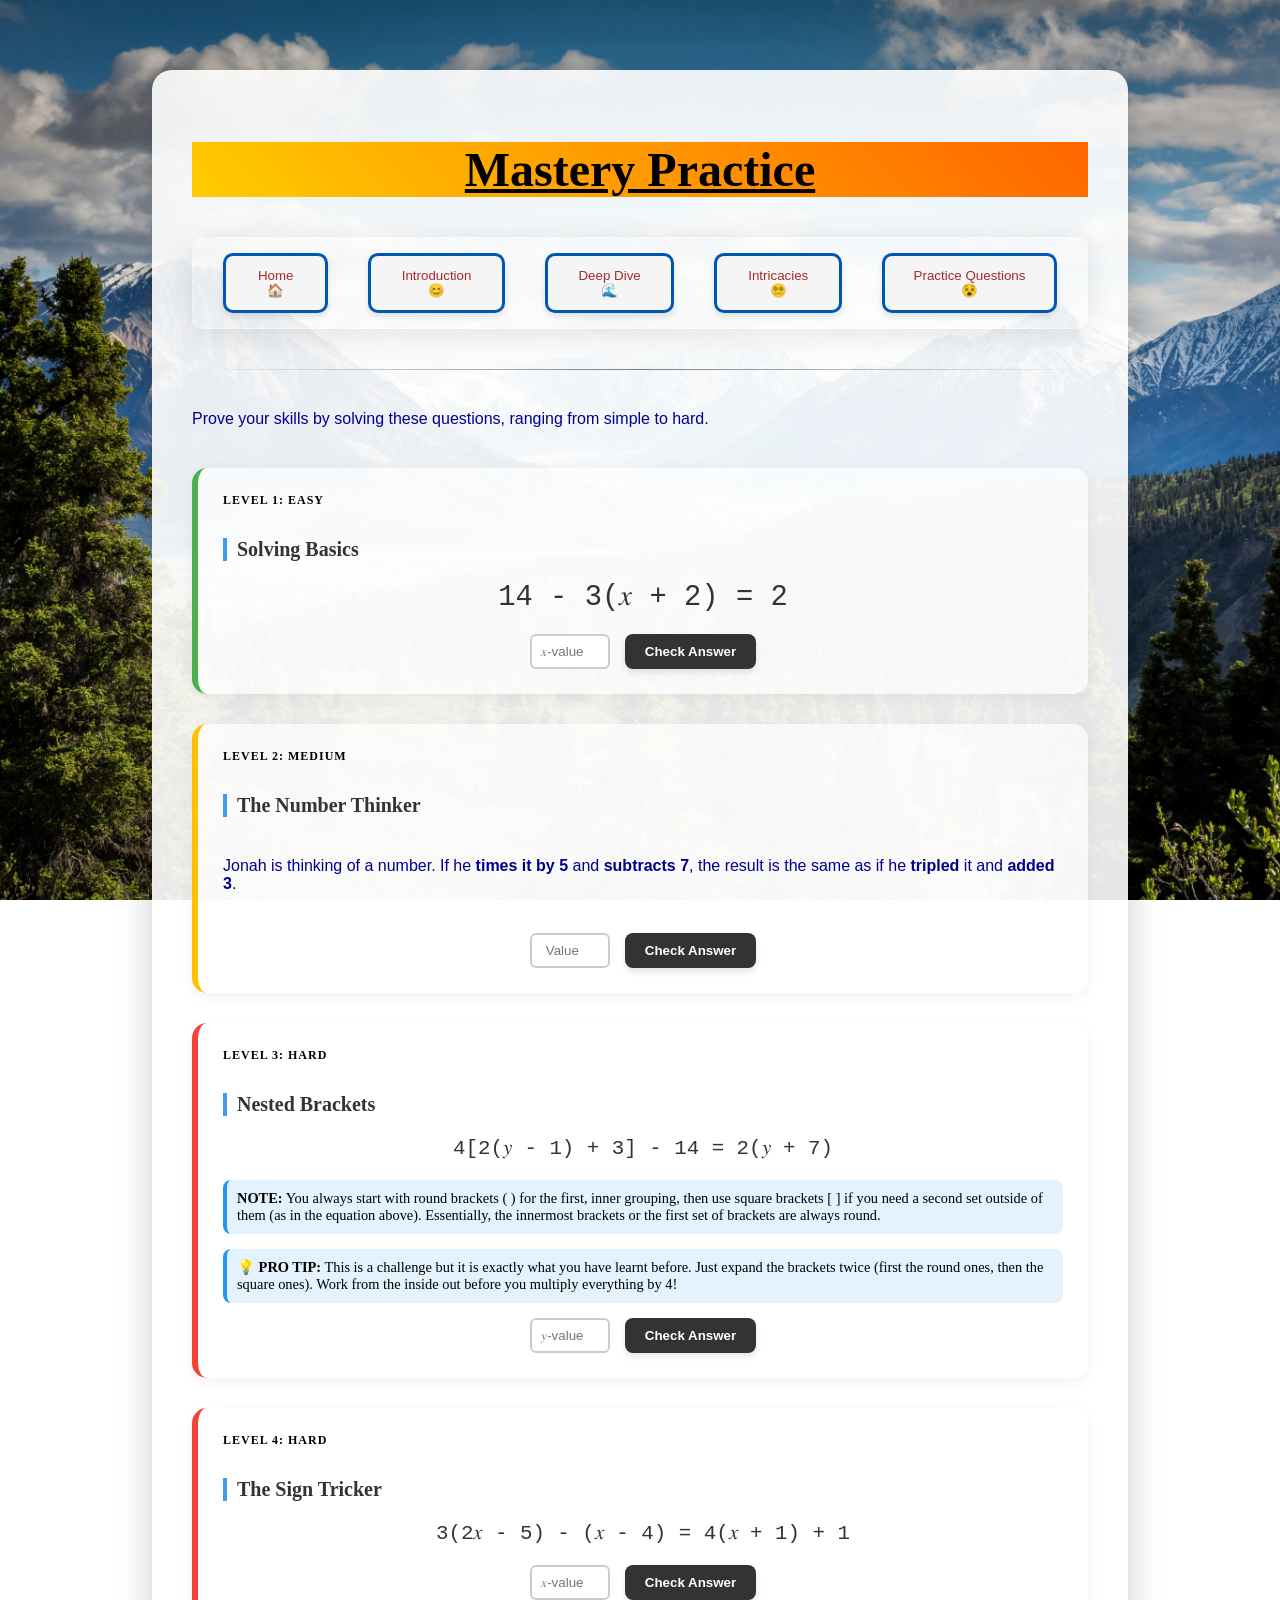
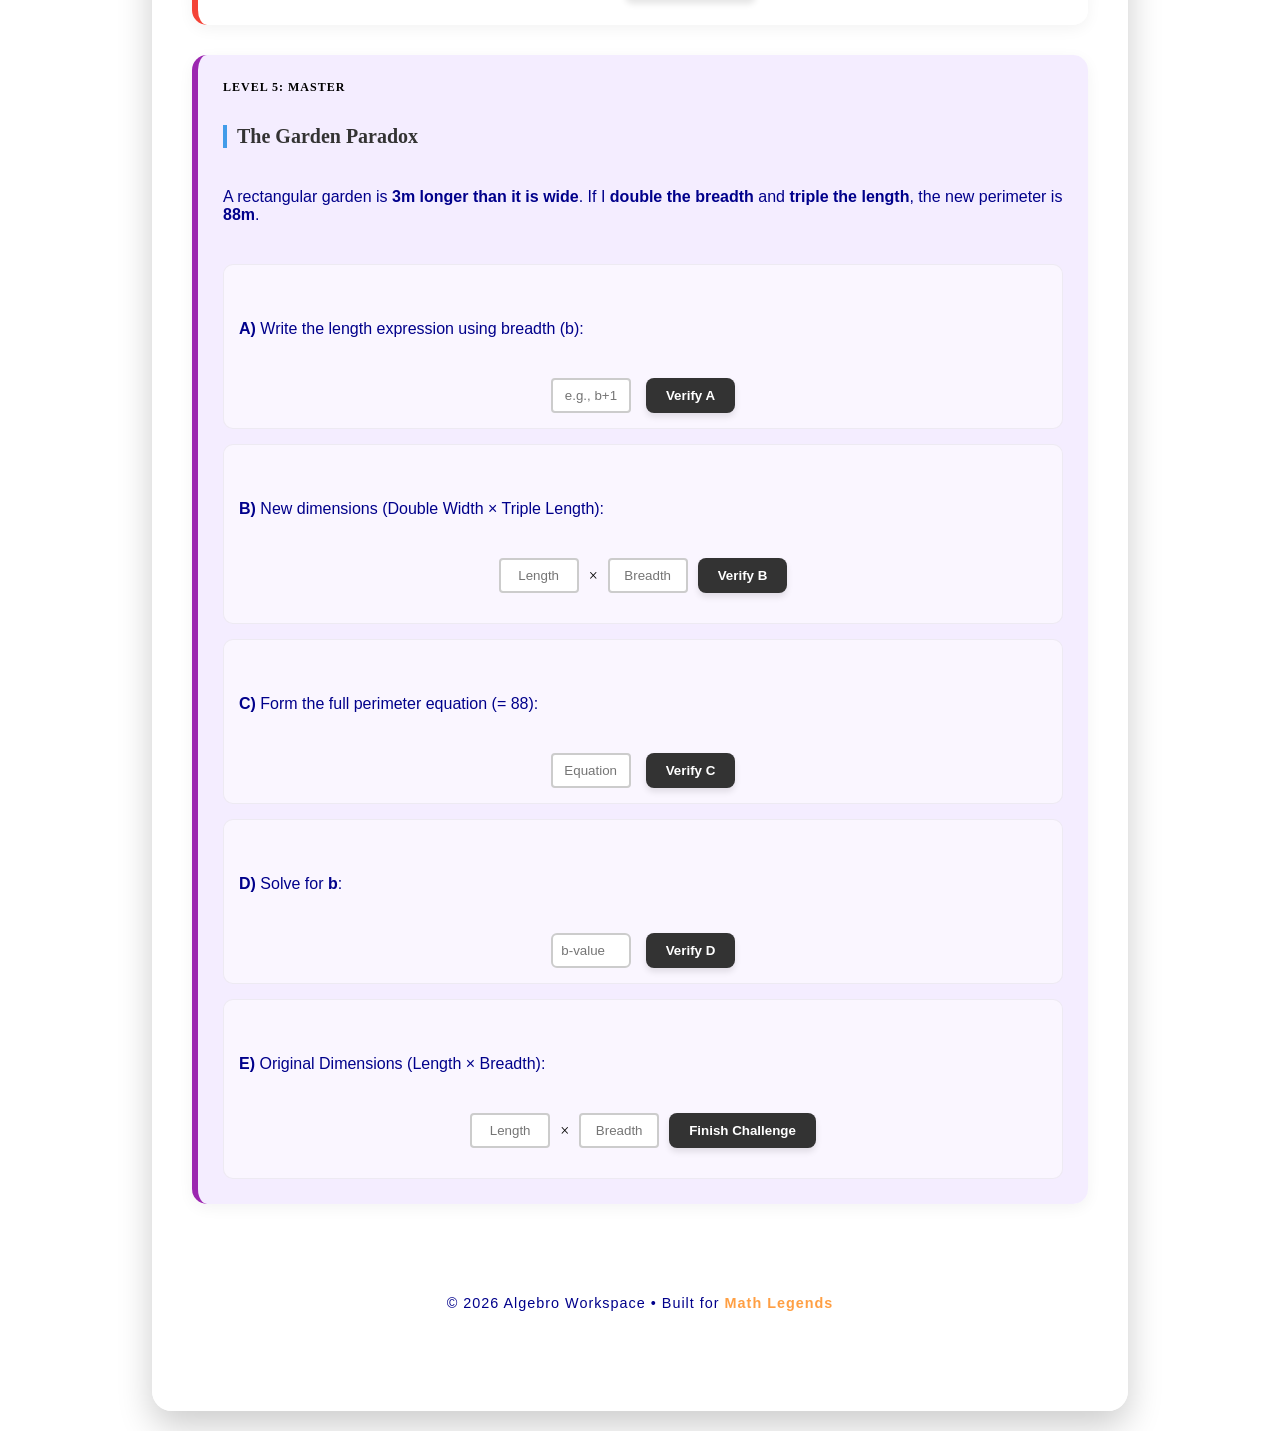
<file: practice.html>
<!DOCTYPE html>
<html lang="en">
<head>
    <title>Algebra Practice | Algebro</title>
    <link rel="stylesheet" href="styles.css">
</head>
<body>

    <div class="glass-card main-practice-container">
        <div class="header-section">
            <h1 class="gradient-text">Mastery Practice</h1>
        </div>

        <div class="nav-bar">
            <button class="nav-btn" onclick="showLevel('home')">Home 🏠</button>
            <button class="nav-btn" onclick="showLevel('basics')">Introduction 😊</button>
            <button class="nav-btn" onclick="showLevel('moderate')">Deep Dive 🌊</button>
            <button class="nav-btn" onclick="showLevel('intricate')">Intricacies 😵‍💫</button>
            <button class="nav-btn active" onclick="showLevel('practice')">Practice Questions 😵</button>
        </div>

        <hr class="styled-hr">

        <p class="subtitle">Prove your skills by solving these questions, ranging from simple to hard.</p>

        <section class="question-card easy">
            <div class="q-header">
                <span class="difficulty-tag">Level 1: Easy</span>
                <h3>Solving Basics</h3>
            </div>
            <p class="equation-text">14 - 3(𝑥 + 2) = 2</p>
            <div class="interaction-area">
                <input type="number" id="x-1" placeholder="𝑥-value">
                <button class="check-btn" onclick="checkPractice()">Check Answer</button>
            </div>
        </section>

        <section class="question-card medium">
            <div class="q-header">
                <span class="difficulty-tag">Level 2: Medium</span>
                <h3>The Number Thinker</h3>
            </div>
            <p class="problem-description">Jonah is thinking of a number. If he <b>times it by 5</b> and <b>subtracts 7</b>, the result is the same as if he <b>tripled</b> it and <b>added 3</b>.</p>
            <div class="interaction-area">
                <input type="number" id="x-2" placeholder="Value">
                <button class="check-btn" onclick="checkPractice2()">Check Answer</button>
            </div>
        </section>

        <section class="question-card hard">
            <div class="q-header">
                <span class="difficulty-tag">Level 3: Hard</span>
                <h3>Nested Brackets</h3>
            </div>
            <p class="equation-text mini">4[2(𝑦 - 1) + 3] - 14 = 2(𝑦 + 7)</p>
            <div class="hint-box">
                <strong>NOTE:</strong> You always start with round brackets ( ) for the first, inner grouping, then use square brackets [ ] if you need a second set outside of them (as in the equation above). Essentially, the innermost brackets or the first set of brackets are always round.
            </div>

            <div class="hint-box">
            <strong>💡 PRO TIP:</strong> This is a challenge but it is exactly what you have learnt before. Just expand the brackets twice (first the round ones, then the square ones). Work from the inside out before you multiply everything by 4!
            </div>

            <div class="interaction-area">
                <input type="number" id="x-3" placeholder="𝑦-value">
                <button class="check-btn" onclick="checkPractice3()">Check Answer</button>
            </div>
        </section>

        <section class="question-card hard">
            <div class="q-header">
                <span class="difficulty-tag">Level 4: Hard</span>
                <h3>The Sign Tricker</h3>
            </div>
            <p class="equation-text mini">3(2𝑥 - 5) - (𝑥 - 4) = 4(𝑥 + 1) + 1</p>
            <div class="interaction-area">
                <input type="number" id="x-4" placeholder="𝑥-value">
                <button class="check-btn" onclick="checkPractice4()">Check Answer</button>
            </div>
        </section>

        <section class="question-card boss">
            <div class="q-header">
                <span class="difficulty-tag">Level 5: Master</span>
                <h3>The Garden Paradox</h3>
            </div>
            <p class="problem-description">A rectangular garden is <b>3m longer than it is wide</b>. If I <b>double the breadth</b> and <b>triple the length</b>, the new perimeter is <b>88m</b>.</p>
            
            <div class="step-box">
                <p><strong>A)</strong> Write the length expression using breadth (b):</p>
                <div class="interaction-area">
                    <input type="text" id="x-5" placeholder="e.g., b+1">
                    <button class="check-btn small" onclick="checkPractice5()">Verify A</button>
                </div>
            </div>

            <div class="step-box" id="part-b">
                <p><strong>B)</strong> New dimensions (Double Width × Triple Length):</p>
                <div class="multi-input">
                    <input type="text" id="x-6" placeholder="Length">
                    <span>×</span>
                    <input type="text" id="x-7" placeholder="Breadth">
                    <button class="check-btn small" onclick="checkPractice6()">Verify B</button>
                </div>
            </div>

            <div class="step-box" id="part-c">
                <p><strong>C)</strong> Form the full perimeter equation (= 88):</p>
                <div class="interaction-area">
                    <input type="text" id="x-8" placeholder="Equation">
                    <button class="check-btn small" onclick="checkPractice7()">Verify C</button>
                </div>
            </div>

            <div class="step-box" id="part-d">
                <p><strong>D)</strong> Solve for <b>b</b>:</p>
                <div class="interaction-area">
                    <input type="number" id="x-9" placeholder="b-value">
                    <button class="check-btn small" onclick="checkPractice8()">Verify D</button>
                </div>
            </div>

            <div class="step-box" id="part-e">
                <p><strong>E)</strong> Original Dimensions (Length × Breadth):</p>
                <div class="multi-input">
                    <input type="text" id="x-10" placeholder="Length">
                    <span>×</span>
                    <input type="text" id="x-11" placeholder="Breadth">
                    <button class="check-btn small" onclick="checkPractice9()">Finish Challenge</button>
                </div>
            </div>
        </section>
        <footer>
            <p>© 2026 Algebro Workspace • Built for <b>Math Legends</b></p>
        </footer>
    </div>

    <!--Linking the JavaScript file to the HTML file-->
    <script src="math.js"></script>
</body>
</html>
</file>
<file: styles.css>
/* Styling for heading (1) */
h1 {
    color: darkgoldenrod;
    font-family: impact;
    text-align: center;
    text-decoration: underline;
}

/* Styling for buttons in the navigation bar at the top of the page (below the heading) */
button {
    color: brown;
    padding: 12px 24px;
    border-radius: 8px;
    cursor: pointer;
    transition: all 0.3s ease;
    box-shadow: 0 4px 6px rgba(0, 0, 0, 0.1);
    align-items: center;
    gap: 15px;
    border: solid #0056b3;
    border-radius: 10px;
    background-color: whitesmoke;
}

/* Adding a hover effect on buttons at the navigation bar (at top) */
button:hover {
    transform: translateY(-3px);
}

.nav-bar {

    /* This code is responsible for the appearance of button (or styling
     of button) */
    display: flex;
    justify-content: center;
    gap: 40px;
    margin-top: 40px;

  /* 3. This effects are used to add subtle borders and shadow for the button's background */
  border: 1px solid rgba(255, 255, 255, 0.3);
  box-shadow: 0 4px 30px rgba(0, 0, 0, 0.1); 
  border-radius: 10px;

  /* 4. This is used to add styling for the background around the button appearance */
  padding: 15px 30px;
}

/* Styling effects for the paragraph text in the body of my webpage */
p {
    font-family: sans-serif;
    margin-top: 40px;
    color: darkblue;
    margin-bottom: 40px;
}

/* h3 styling effect */
h3 {
    font-size: 1.25rem; /* ~20px */
    font-weight: 600;
    color: #333;
    border-left: 4px solid #429ce9; /* Blue accent line to the left */
    padding-left: 10px;
    margin-top: 1.5em;
    margin-bottom: 0.5em;
}

/* h4 styling effect */
h4 {
    font-size: 1.25rem; /* ~20px */
    font-weight: 600;
    color: #333;
    border-left: 4px solid red; /* Blue accent line to the left */
    padding-left: 10px;
    margin-top: 1.5em;
    margin-bottom: 0.5em;
}

body {
    /* 1. The Background */
    background-image: url('mountain2.jpeg'); /* Use your image name here */
    background-size: cover;
    background-position: center;
    background-attachment: fixed; /* Keeps background still while scrolling */
    display: flex;
    justify-content: center;
    align-items: flex-start;
    min-height: 100vh;
    margin: 0;
    padding-top: 50px;
}

/* Elements of the specific class */
.glass-card { 
    background: rgba(255, 255, 255, 0.9); /* White colour with 90% opacity */
    width: 70%;               /* Width of the square set to 80% */
    max-width: 900px;         /* Prevents it from getting too wide on big screens */
    padding: 40px;
    border-radius: 20px;      /* Rounded corners at 20px*/
    box-shadow: 0 15px 35px rgba(0, 0, 0, 0.2); /* Makes it "float" */
    
    /* Ensures text inside stays centered */
    text-align: left; 
}

/* Seesaw effects and styling */
.seesaw-area {
    display: flex;
    align-items: flex-end;
    justify-content: center;
    gap: 20px;
    margin: 40px 0;
    transition: transform 0.5s ease; /* This code makes the seesaw tilt smoothly */
    transform: rotate(-10deg); /* This code starts the tile */
}

.side {
    width: 100px;
    min-height: 50px;
    background: rgba(0,0,0,0.1);
    border-bottom: 5px solid #333;
    padding: 5px;
    display: flex;
    flex-wrap: wrap;
}

.pivot {
    font-size: 30px;
}

.block {
    width: 20px;
    height: 20px;
    background: orange;
    margin: 2px;
    border: 1px solid black;
    cursor: grab;
}

.blocks {
    display: flex;
    justify-content: center;
    padding: 20px;
    background: #f0f0f0;
    border-radius: 10px;
}

.equation-line {
    font-size: 2em;
    margin: 30px 0;
    display: flex;
    align-items: center;
    justify-content: center;
    gap: 1px;
}

.equation-line span {
    cursor: pointer;
    padding: 5px 10px;
    border-radius: 5px;
    transition: background-color 0.2s ease;
}

.equation-line span:hover {
    background-color: rgba(255, 255, 255, 0.2);
}

/* Visual Explanation Styles */
.equation-visuals {
    margin-top: 40px;
    padding: 20px;
    background-color: rgba(255, 255, 255, 0.1);
    border-radius: 10px;
    border: 1px solid rgba(255, 255, 255, 0.3);
}

.visual-explanation {
    margin-bottom: 20px;
    text-align: center;
}

.visual-line {
    display: flex;
    align-items: center;
    justify-content: center;
    gap: 10px;
    margin: 15px 0;
}

.visual-box {
    width: 40px;
    height: 40px;
    background-color: #f0e68c; /* Khaki colour for boxes */
    border: 2px solid #b8860b;
    border-radius: 5px;
    display: flex;
    align-items: center;
    justify-content: center;
    font-weight: bold;
    color: #4a2c00;
}

.visual-box2 {
    width: 35px;
    height: 35px;
    background-color: #f0e68c; /* Khaki colour for boxes */
    border: 2px solid #b8860b;
    border-radius: 5px;
    display: flex;
    align-items: center;
    justify-content: center;
    font-weight: bold;
    color: #4a2c00;
}

.visual-block {
    width: 30px;
    height: 30px;
    background-color: #add8e6; /* Light blue for blocks */
    border: 2px solid #4682b4;
    border-radius: 3px;
    display: inline-block; /* Keep them side-by-side */
}

.visual-block2 {
    width: 25px;
    height: 25px;
    background-color: #add8e6; /* Light blue for blocks */
    border: 2px solid #4682b4;
    border-radius: 3px;
    display: inline-block; /* Keep them side-by-side */
}

.visual-block.long {
    width: 100px; /* Longer block for larger values */
    background-color: #90ee90; /* Light green for groups */
    border: 2px solid #3cb371;
}

.visual-block.long2 {
    width: 75px; /* Longer block for larger values */
    background-color: #90ee90; /* Light green for groups */
    border: 2px solid #3cb371;
}

.visual-box-final {
    width: 100px;
    height: 50px;
    background-color: #f0e68c;
    border: 2px solid #b8860b;
    border-radius: 8px;
    display: flex;
    align-items: center;
    justify-content: center;
    font-weight: bold;
    font-size: 1.2em;
    color: #4a2c00;
}

input[type="number"] {
    padding: 8px;
    border: 2px solid #ccc;
    border-radius: 6px;
    width: 60px;
    text-align: center;
}

input[type="text"] {
    padding: 8px;
    border: 2px solid #ccc;
    border-radius: 4px;
    width: 60px;
    text-align: center;
}

/* This is used to add a styling effect to turn the mouse into a pointer when numberrs are clicked and are also underlined*/
#extra, #coefficient, #extra2, #coefficient2 {
    cursor: pointer;
}


/* This piece of code makes the clickable numbers pulse and turns the mouse into a pointer*/
#extra, #coefficient, #extra2, #coefficient2 {
    color: #007bff; /* Blue colour to signal it's a form of "link" */
    font-weight: bold;
    cursor: pointer;
    animation: pulse 2s infinite;
}

/* This defines the pulse colours that keep happening one-by-one*/
@keyframes pulse {
    0% { opacity: 1; }
    50% { opacity: 0.5; }
    100% { opacity: 1; }
}

.rect {
    display: flex;
    align-items: center;
    justify-content: space-around;
    background: rgba(0, 0, 0, 0.1);
    padding: 20px;
    border-radius: 15px;
    border: 2px dashed #6f42c1;
}

.term-capsule {
    display: inline-block;
    padding: 10px 20px;
    margin: 5px;
    border-radius: 50px;
    cursor: grab;
    font-weight: bold;
    transition: transform 0.3s, background 0.3s;
    box-shadow: 0 4px 6px rgba(0,0,0,0.1);
}

.variable { background: #007bff; color: white; }
.constant { background: #ffc107; color: #333; }

.equals-portal {
    font-size: 2em;
    font-weight: bold;
    color: #6f42c1;
    padding: 0 20px;
}

/* Visual feedback when dragging */
.term-capsule:active { cursor: grabbing; transform: scale(1.1); }

/* Hero Styles */
.hero-section {
    text-align: center;
    padding: 40px 20px;
}

.gradient-text {
    font-size: 3rem;
    background: linear-gradient(45deg, #ffcc00, #ff6600);
    color: black;
    margin-bottom: 10px;
}

.hero-subtitle {
    font-size: 1.4rem;
    color: #444;
    font-style: italic;
    margin-bottom: 20px;
}

.cta-button {
    background: #ff6600;
    color: white;
    padding: 15px 30px;
    border: none;
    border-radius: 50px;
    font-size: 1.2rem;
    cursor: pointer;
    transition: transform 0.3s, box-shadow 0.3s;
    font-weight: bold;
}

.cta-button:hover {
    transform: translateY(-5px);
    box-shadow: 0 10px 20px rgba(255, 102, 0, 0.3);
}

/* Feature Grid */
.feature-grid {
    display: grid;
    grid-template-columns: repeat(auto-fit, minmax(250px, 1fr));
    gap: 20px;
    margin-top: 40px;
}

.info-card {
    background: rgba(255, 255, 255, 0.5);
    padding: 25px;
    border-radius: 20px;
    text-align: center;
    transition: background 0.3s;
    border: 1px solid rgba(255,255,255,0.3);
}

.info-card:hover {
    background: rgba(255, 255, 255, 0.8);
}

.icon-circle {
    font-size: 2rem;
    background: white;
    width: 60px;
    height: 60px;
    line-height: 60px;
    border-radius: 50%;
    margin: 0 auto 15px;
    box-shadow: 0 5px 15px rgba(0,0,0,0.1);
}

/* Journey Map at the bottom of home page*/
.journey-map {
    margin-top: 50px;
    padding: 30px;
    background: rgba(0,0,0,0.03);
    border-radius: 20px;
    text-align: center;
}

.steps-container {
    display: flex;
    align-items: center;
    justify-content: center;
    margin-top: 20px;
}

.step {
    width: 40px;
    height: 40px;
    border-radius: 50%;
    background: #ccc;
    color: white;
    line-height: 40px;
    font-weight: bold;
}

.step.done { background: #ffcc00; }

.step-line {
    height: 4px;
    width: 50px;
    background: #ccc;
}

.step-labels {
    display: flex;
    justify-content: space-between;
    max-width: 450px;
    margin: 10px auto 0;
    font-size: 0.8rem;
    color: #666;
}

.styled-hr {
    border: 0;
    height: 1px;
    background: linear-gradient(to right, transparent, grey, transparent);
    margin: 40px 0;
}

/* Practice.html code styles */
/* Card Container */
.main-practice-container {
    max-width: 900px;
    margin: 20px auto;
    padding: 40px;
}

/* Question Cards */
.question-card {
    background: rgba(255, 255, 255, 0.7);
    border-left: 6px solid #ccc;
    border-radius: 15px;
    padding: 25px;
    margin-bottom: 30px;
    box-shadow: 0 4px 15px rgba(0,0,0,0.05);
    transition: transform 0.2s;
}

.question-card:hover { transform: scale(1.01); }

.question-card.easy { border-left-color: #4CAF50; }
.question-card.medium { border-left-color: #FFC107; }
.question-card.hard { border-left-color: #F44336; }
.question-card.boss { border-left-color: #9C27B0; background: rgba(240, 230, 255, 0.7); }

/* Typography */
.difficulty-tag {
    font-size: 0.75rem;
    text-transform: uppercase;
    font-weight: bold;
    letter-spacing: 1px;
    display: block;
    margin-bottom: 5px;
}

.equation-text {
    font-size: 1.8rem;
    font-family: 'Courier New', monospace;
    text-align: center;
    margin: 20px 0;
    color: #333;
}

.equation-text.mini { font-size: 1.3rem; }

/* Interaction Elements */
.interaction-area {
    display: flex;
    justify-content: center;
    gap: 15px;
    margin-top: 15px;
}

.multi-input {
    display: flex;
    align-items: center;
    justify-content: center;
    gap: 10px;
    margin: 15px 0;
}

.check-btn {
    background: #333;
    color: white;
    border: none;
    padding: 10px 20px;
    border-radius: 8px;
    cursor: pointer;
    font-weight: bold;
}

.check-btn:hover { background: #555; }

/* Garden Steps Styling */
.step-box {
    background: rgba(255, 255, 255, 0.5);
    padding: 15px;
    border-radius: 10px;
    margin-top: 15px;
    border: 1px solid rgba(0,0,0,0.05);
}

.hint-box {
    background: #e3f2fd;
    padding: 10px;
    border-radius: 8px;
    font-size: 0.9rem;
    border-left: 4px solid #2196F3;
    margin: 15px 0;
}

/*This code snippet will allow the logoin screen to cover the whole scren*/
#login-screen {
    position: fixed;
    top: 0;
    left: 0;
    width: 100%;
    height: 100%;
    background-color: #f0f2f5; /* Light grey professional background */
    display: flex;
    justify-content: center;
    align-items: center;
    z-index: 9999; /* Keeps it on top of everything */
}

/* The white card in the middle */
.login-container {
    background: #f4f7f6;
    padding: 30px;
    border-radius: 8px;
    box-shadow: 0px 4px 10px rgba(0,0,0,0.1);
    text-align: center;
    font-family: Arial, sans-serif;
}

.login-container input {
    display: block;
    width: 200px;
    margin: 10px auto;
    padding: 10px;
    border: 1px solid #ccc;
    border-radius: 4px;
    text-align: left;
}

.login-container button {
    padding: 10px 20px;
    background-color: #007bff;
    color: white;
    border: none;
    border-radius: 4px;
    cursor: pointer;
}

/* This line of code prevents scrolling of page when those specific elements are pressed */
.block, .seesaw-item, [draggable="true"] {
    touch-action: none; 
    user-select: none;
    -webkit-user-drag: element;
}

/* The footer for Math Legends and website name at bottom of page */
footer {
    width: 100%;
    text-align: center;
    padding: 20px 0;
    margin-top: auto;
    
    /* Glassmorphism Effect */
    background: rgba(255, 255, 255, 0.1); 
    backdrop-filter: blur(10px);
    -webkit-backdrop-filter: blur(10px);
    
    border-top: 1px solid rgba(255, 255, 255, 0.2);
    color: rgba(255, 255, 255, 0.8); /* Slightly faded white for a modern look */
    font-size: 0.9rem;
    letter-spacing: 1px;
}

footer b {
    color: #ff9f43; /* Changes the colour of the math legends text to orangish */
}
</file>
